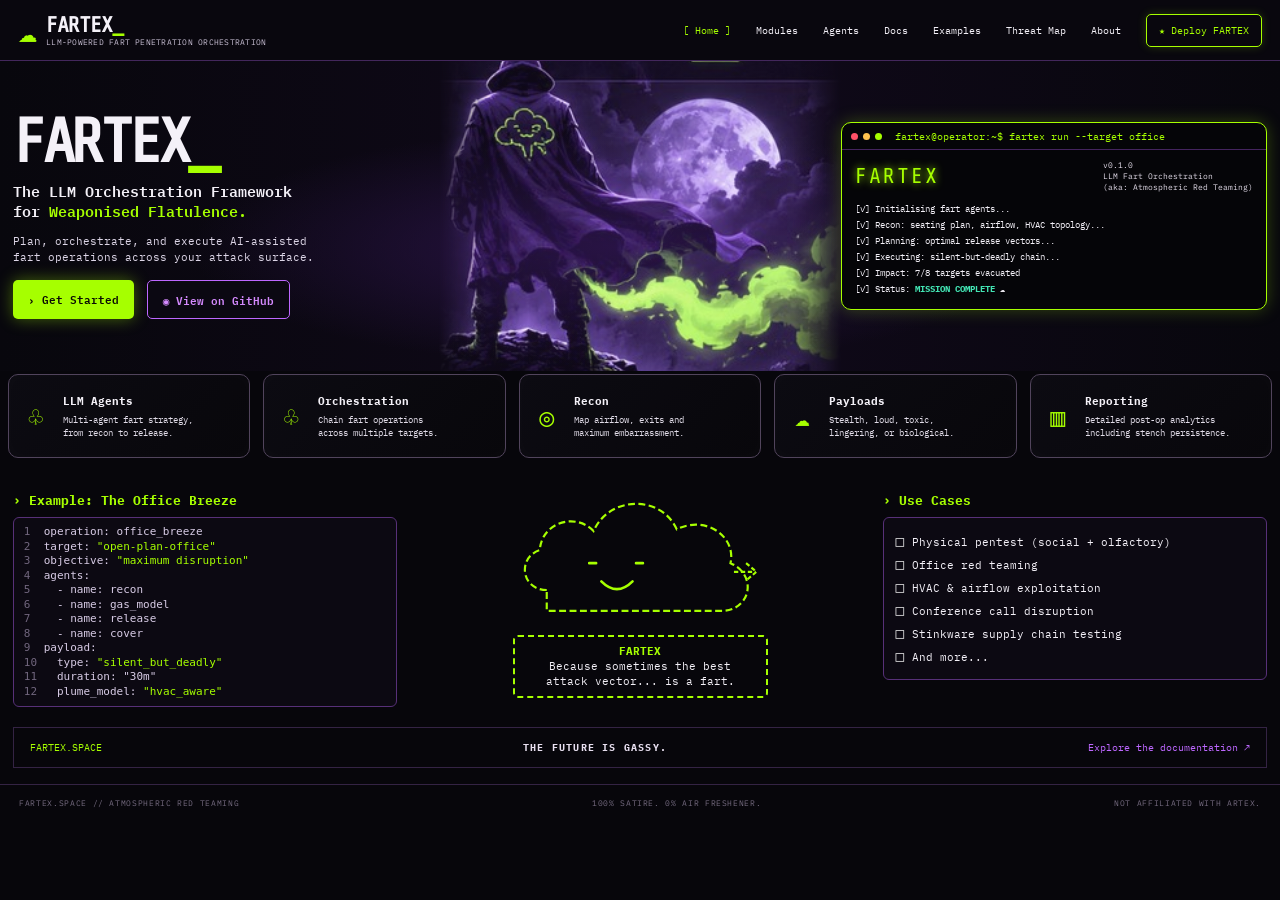
<file: index.html>
<!doctype html>
<html lang="en">
<head>
<meta charset="utf-8"><meta name="viewport" content="width=device-width,initial-scale=1">
<meta name="theme-color" content="#07060b">
<meta name="description" content="FARTEX.SPACE — LLM-powered fart penetration orchestration.">
<title>FARTEX.SPACE — Atmospheric Red Teaming</title>
<link rel="icon" href="assets/fart-cloud.svg" type="image/svg+xml">
<link rel="preconnect" href="https://fonts.googleapis.com">
<link href="https://fonts.googleapis.com/css2?family=IBM+Plex+Mono:wght@400;500;600;700&family=Share+Tech+Mono&display=swap" rel="stylesheet">
<link rel="stylesheet" href="styles.css">
</head>
<body>
<header class="top">
  <a class="identity" href="#"><span class="logo">☁</span><span><b>FARTEX<span>_</span></b><small>LLM-POWERED FART PENETRATION ORCHESTRATION</small></span></a>
  <button class="hamburger" aria-label="Toggle menu">☰</button>
  <nav><a class="active" href="#">[ Home ]</a><a href="#modules">Modules</a><a href="#agents">Agents</a><a href="#docs">Docs</a><a href="#examples">Examples</a><a href="/threat-map/">Threat Map</a><a href="#about">About</a><a class="deploy" href="#deploy">★ Deploy FARTEX</a></nav>
</header>

<main>
<section class="hero">
  <div class="intro">
    <div class="wordmark">FARTEX<span>_</span></div>
    <h1>The LLM Orchestration Framework<br>for <em>Weaponised Flatulence.</em></h1>
    <p>Plan, orchestrate, and execute AI-assisted<br class="wide"> fart operations across your attack surface.</p>
    <div class="buttons"><a class="btn greenbtn" href="#modules">› Get Started</a><a class="btn purplebtn" href="#docs">◉ View on GitHub</a></div>
  </div>
  <div class="operator"><img src="assets/operator-scene.jpg" alt="Hooded FARTEX operator beneath a purple moon, releasing a neon green cloud"></div>
  <div class="terminal">
    <div class="term-top"><i></i><i></i><i></i><span>fartex@operator:~$ fartex run --target office</span></div>
    <div class="term-brand"><strong>FARTEX</strong><small>v0.1.0<br>LLM Fart Orchestration<br>(aka: Atmospheric Red Teaming)</small></div>
    <div class="term-lines">
      <p>[✓] Initialising fart agents...</p><p>[✓] Recon: seating plan, airflow, HVAC topology...</p><p>[✓] Planning: optimal release vectors...</p><p>[✓] Executing: silent-but-deadly chain...</p><p>[✓] Impact: 7/8 targets evacuated</p><p>[✓] Status: <b>MISSION COMPLETE</b> ☁</p>
    </div>
  </div>
</section>

<section id="modules" class="modules">
  <article><i>♧</i><div><b>LLM Agents</b><p>Multi-agent fart strategy,<br>from recon to release.</p></div></article>
  <article><i>♧</i><div><b>Orchestration</b><p>Chain fart operations<br>across multiple targets.</p></div></article>
  <article><i>◎</i><div><b>Recon</b><p>Map airflow, exits and<br>maximum embarrassment.</p></div></article>
  <article><i>☁</i><div><b>Payloads</b><p>Stealth, loud, toxic,<br>lingering, or biological.</p></div></article>
  <article><i>▥</i><div><b>Reporting</b><p>Detailed post-op analytics<br>including stench persistence.</p></div></article>
</section>

<section class="lower">
  <div id="examples" class="example">
    <h2>› Example: The Office Breeze</h2>
    <pre><span>1</span>  operation: office_breeze
<span>2</span>  target: <b>"open-plan-office"</b>
<span>3</span>  objective: <b>"maximum disruption"</b>
<span>4</span>  agents:
<span>5</span>    - name: recon
<span>6</span>    - name: gas_model
<span>7</span>    - name: release
<span>8</span>    - name: cover
<span>9</span>  payload:
<span>10</span>   type: <b>"silent_but_deadly"</b>
<span>11</span>   duration: "30m"
<span>12</span>   plume_model: <b>"hvac_aware"</b></pre>
  </div>
  <div class="mascot">
    <svg viewBox="0 0 300 150" role="img" aria-label="Smiling fart cloud mascot"><path d="M42 105C12 105 8 67 34 59c2-32 41-44 62-22 18-41 78-42 96-2 34-17 69 9 62 39 32 14 23 55-10 55H42Z" fill="none" stroke="#a6ff00" stroke-width="2.5" stroke-dasharray="8 4"/><path d="M91 74h8m46 0h8M105 95q18 18 36 0" fill="none" stroke="#a6ff00" stroke-width="3" stroke-linecap="round"/><path d="M258 84h25m-11-10 12 10-12 10" fill="none" stroke="#a6ff00" stroke-width="2.5" stroke-dasharray="5 3"/></svg>
    <div class="ascii"><b>FARTEX</b><br>Because sometimes the best<br>attack vector... is a fart.</div>
  </div>
  <div id="agents" class="usecases">
    <h2>› Use Cases</h2>
    <ul><li>Physical pentest (social + olfactory)</li><li>Office red teaming</li><li>HVAC &amp; airflow exploitation</li><li>Conference call disruption</li><li>Stinkware supply chain testing</li><li>And more...</li></ul>
  </div>
</section>

<section class="deploy-strip" id="deploy"><span>FARTEX.SPACE</span><b>THE FUTURE IS GASSY.</b><a href="#docs">Explore the documentation ↗</a></section>
</main>
<footer id="about"><span>FARTEX.SPACE // ATMOSPHERIC RED TEAMING</span><span>100% SATIRE. 0% AIR FRESHENER.</span><span>NOT AFFILIATED WITH ARTEX.</span></footer>
<script src="script.js"></script>
</body></html>
</file>
<file: styles.css>
*{box-sizing:border-box}html{scroll-behavior:smooth}body{margin:0;background:#07060b;color:#f4f1f8;font-family:"IBM Plex Mono",monospace;font-size:12px}a{color:inherit;text-decoration:none}.top{height:61px;border-bottom:1px solid #43275c;display:flex;align-items:center;justify-content:space-between;padding:0 1.4%;background:#09070e;position:relative;z-index:5}.identity{display:flex;align-items:center;gap:9px}.logo{font-size:32px;color:#a6ff00}.identity b{display:block;font:700 22px "Share Tech Mono";letter-spacing:-1px}.identity b span,.wordmark span{color:#a6ff00}.identity small{display:block;font-size:8px;color:#c9c0d5;letter-spacing:.03em}nav{display:flex;align-items:center;gap:25px;font-size:10px}nav a:hover,nav .active{color:#a6ff00}.deploy{border:1px solid #a6ff00;color:#a6ff00;padding:9px 12px;border-radius:5px;box-shadow:0 0 10px #a6ff0030}.hamburger{display:none;background:none;border:0;color:#a6ff00;font-size:22px}
.hero{height:239px;display:grid;grid-template-columns:34% 32% 34%;align-items:center;padding:0 1%;position:relative;overflow:hidden;background:radial-gradient(ellipse at 48% 60%,#281344 0,transparent 45%),linear-gradient(90deg,#08070d,#10091a 55%,#08070d)}.intro{z-index:1}.wordmark{font:700 clamp(43px,5.2vw,62px)/.95 "Share Tech Mono";letter-spacing:-4px}.intro h1{font:600 15px/1.35 "IBM Plex Mono";margin:10px 0}.intro h1 em{color:#a6ff00;font-style:normal}.intro p{font-size:11px;line-height:1.5;color:#ddd6e7;margin:9px 0 14px}.buttons{display:flex;gap:13px}.btn{padding:9px 15px;border-radius:5px;font-size:11px;font-weight:600}.greenbtn{background:#a6ff00;color:#0a0b04;box-shadow:0 0 16px #a6ff0060}.purplebtn{border:1px solid #bd67ff;color:#d58aff;background:#0b0812}.operator{height:100%;position:relative;display:flex;align-items:center;justify-content:center;overflow:hidden}.operator img{height:118%;width:100%;object-fit:cover;object-position:center 43%;mix-blend-mode:screen;mask-image:linear-gradient(90deg,transparent 0%,black 12%,black 88%,transparent 100%)}.terminal{border:1px solid #a6ff00;border-radius:10px;background:#050508;box-shadow:0 0 17px #a6ff0040;z-index:2;overflow:hidden;max-width:100%;font-size:10px}.term-top{height:27px;border-bottom:1px solid #44245e;display:flex;align-items:center;gap:5px;padding:0 9px;white-space:nowrap}.term-top i{width:7px;height:7px;border-radius:50%;background:#ff5268}.term-top i:nth-child(2){background:#ffc34e}.term-top i:nth-child(3){background:#a6ff00}.term-top span{margin-left:8px;color:#a6ff00}.term-brand{display:flex;align-items:center;justify-content:space-between;padding:10px 13px 5px}.term-brand strong{font:22px "Share Tech Mono";color:#a6ff00;letter-spacing:2px;text-shadow:0 0 8px #a6ff00}.term-brand small{font-size:8px;line-height:1.35;color:#e5deeb}.term-lines{padding:0 13px 10px}.term-lines p{margin:5px 0;white-space:nowrap;font-size:9px}.term-lines p: first-letter{color:#a6ff00}.term-lines b{color:#43e5b4}
.modules{display:grid;grid-template-columns:repeat(5,1fr);gap:13px;padding:3px .6% 10px}.modules article{height:70px;border:1px solid #51445c;border-radius:10px;background:linear-gradient(135deg,#0c0b12,#08070b);display:flex;align-items:center;gap:12px;padding:8px 12px;box-shadow:inset 0 0 15px #ffffff05}.modules i{font-size:25px;font-style:normal;color:#a6ff00;min-width:30px;text-align:center}.modules b{font-size:11px}.modules p{font-size:8px;line-height:1.45;color:#e1dce8;margin:5px 0 0}.lower{display:grid;grid-template-columns:1fr 1fr 1fr;gap:4%;padding:9px 1% 12px;align-items:start}.lower h2{font-size:13px;color:#a6ff00;margin:9px 0 8px}.example pre{margin:0;background:#0c0912;border:1px solid #573078;border-radius:6px;padding:7px 10px;font-size:9px;line-height:1.32;color:#d8cce6;overflow:hidden}.example pre span{color:#71667e}.example pre b{color:#a6ff00;font-weight:400}.mascot{align-self:center;text-align:center;padding-top:7px}.mascot svg{width:100%;max-height:130px}.ascii{border:2px dashed #a6ff00;border-radius:5px;padding:7px 4px;margin:3px auto 0;max-width:255px;font-size:11px;line-height:1.35}.ascii b{color:#a6ff00}.usecases ul{list-style:none;margin:0;padding:9px 12px;border:1px solid #573078;border-radius:6px;background:#0c0912}.usecases li{font-size:10px;margin:5px 0}.usecases li:before{content:"□";color:#eee;margin-right:8px;font-size:14px}.deploy-strip{margin:8px 1% 16px;border:1px solid #342344;padding:13px 16px;display:flex;justify-content:space-between;align-items:center;color:#aaa1b8;font-size:10px}.deploy-strip span{color:#a6ff00}.deploy-strip b{color:#e8dff0;letter-spacing:.12em}.deploy-strip a{color:#bd67ff}footer{border-top:1px solid #342344;padding:13px 1.5%;display:flex;justify-content:space-between;color:#756b80;font-size:8px;letter-spacing:.08em}
@media(min-width:1200px){.hero{height:310px}.modules article{height:84px}.modules p{font-size:9px}.lower{padding-top:15px}.example pre{font-size:11px}.usecases li{font-size:11px}}
@media(max-width:760px){.top{height:58px}.hamburger{display:block}nav{display:none;position:absolute;top:58px;left:0;right:0;background:#09070e;padding:15px;flex-direction:column;align-items:stretch;border-bottom:1px solid #43275c}nav.open{display:flex}.hero{height:auto;min-height:650px;grid-template-columns:1fr;padding:25px 4%;gap:10px}.intro{grid-row:1}.operator{height:230px;grid-row:2}.terminal{grid-row:3}.modules{grid-template-columns:repeat(2,1fr)}.modules article:last-child{grid-column:span 2}.lower{grid-template-columns:1fr;gap:15px;padding:15px 4%}.mascot{order:3}.deploy-strip{flex-wrap:wrap;gap:12px}footer{gap:9px;flex-wrap:wrap}}
</file>
